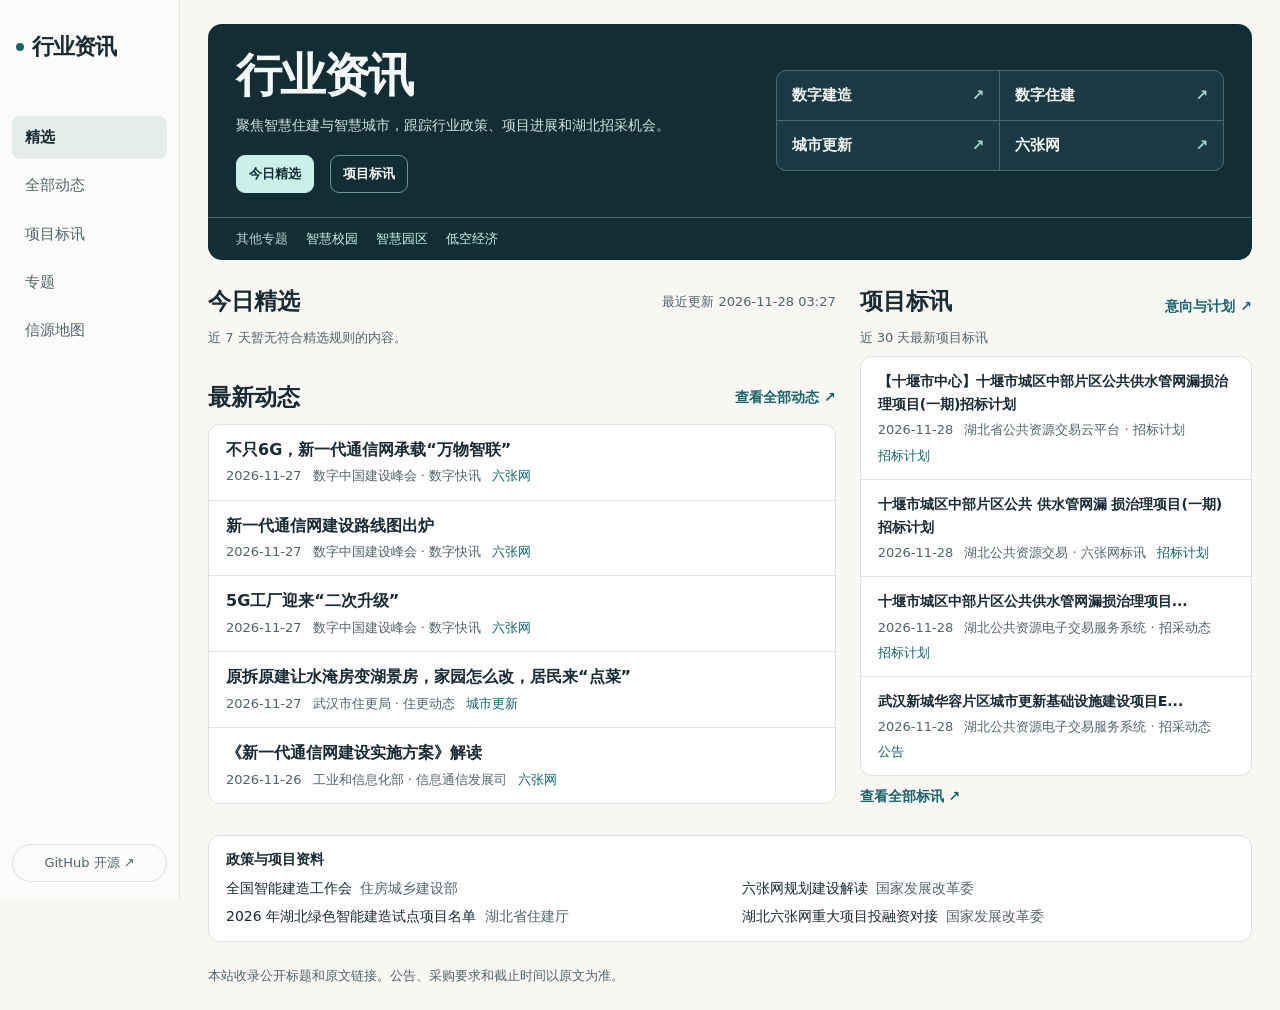
<file: index.html>
<!doctype html>
<html lang="zh-CN">
<head>
  <meta charset="utf-8">
  <meta name="viewport" content="width=device-width, initial-scale=1">
  <meta name="description" content="关注数字建造、数字住建、城市更新和六张网，查看今日精选与项目标讯。">
  <title>行业资讯 · 今日精选与项目标讯</title>
  <link rel="stylesheet" href="/styles.css">
  <script type="module" src="/app.js"></script>
</head>
<body>
  <a class="skip" href="#articles">跳到资讯</a>
  <aside>
    <a class="brand" href="/">行业资讯</a>
    <nav aria-label="主导航">
      <a data-nav="featured" href="/" aria-current="page">精选</a>
      <a data-nav="all" href="/?view=all#articles">全部动态</a>
      <a data-nav="tenders" href="/?view=tenders#articles">项目标讯</a>
      <a data-nav="topics" href="/#topics">专题</a>
      <a href="/sources.html">信源地图</a>
    </nav>
    <a class="repo" href="https://github.com/zsk227/CSCEC" target="_blank" rel="noopener noreferrer">GitHub 开源 ↗</a>
  </aside>
  <main>
    <header class="hero">
      <div class="hero-main">
        <div>
          <h1>行业资讯</h1>
          <p>聚焦智慧住建与智慧城市，跟踪行业政策、项目进展和湖北招采机会。</p>
          <div class="hero-actions">
            <a class="action primary" href="/#articles">今日精选</a>
            <a class="action" href="/?view=tenders#articles">项目标讯</a>
          </div>
        </div>
        <ul class="topics" aria-label="核心方向">
          <li><a href="/?topic=digital-construction#articles">数字建造 <span aria-hidden="true">↗</span></a></li>
          <li><a href="/?topic=digital-housing#articles">数字住建 <span aria-hidden="true">↗</span></a></li>
          <li><a href="/?topic=urban-renewal#articles">城市更新 <span aria-hidden="true">↗</span></a></li>
          <li><a href="/?topic=six-networks#articles">六张网 <span aria-hidden="true">↗</span></a></li>
        </ul>
      </div>
      <nav id="topics" class="topic-links" aria-label="其他专题">
        <span>其他专题</span>
        <a href="/?topic=smart-campus#articles">智慧校园</a>
        <a href="/?topic=smart-park#articles">智慧园区</a>
        <a href="/?topic=low-altitude#articles">低空经济</a>
      </nav>
    </header>
    <div id="content" class="overview">
      <section id="articles" aria-labelledby="feed-heading">
        <div class="feed-heading">
          <h2 id="feed-heading">今日精选</h2>
          <time id="updated" hidden></time>
        </div>
        <div id="feed-tools" class="toolbar" hidden>
          <nav id="filters" aria-label="筛选专题"></nav>
          <form id="search" role="search" action="/#articles">
            <label class="sr-only" for="query">搜索标题或信源</label>
            <input id="query" name="q" type="search" maxlength="100" placeholder="搜索标题或信源">
            <button type="submit">搜索</button>
          </form>
        </div>
        <nav id="opportunity-filters" class="stage-filters" aria-label="筛选商机阶段" hidden></nav>
        <p class="feed-status" id="status" role="status">正在读取公开资讯…</p>
        <ol id="feed" class="feed" hidden></ol>
        <button id="more" type="button" hidden>查看更多</button>
        <noscript>请启用 JavaScript 浏览资讯列表。</noscript>
      </section>
      <section id="opportunity-preview" aria-labelledby="opportunity-heading">
        <div class="feed-heading">
          <h2 id="opportunity-heading">项目标讯</h2>
          <a class="section-link" href="/?view=tenders&amp;stage=planning#articles">意向与计划 ↗</a>
        </div>
        <p class="feed-status" id="opportunity-status">正在读取公开商机…</p>
        <ol id="opportunity-feed" class="feed" hidden></ol>
        <a class="section-link" href="/?view=tenders#articles">查看全部标讯 ↗</a>
      </section>
      <section id="latest" class="latest" aria-labelledby="latest-heading" hidden>
        <div class="feed-heading">
          <h2 id="latest-heading">最新动态</h2>
          <a class="section-link" href="/?view=all#articles">查看全部动态 ↗</a>
        </div>
        <ol id="latest-feed" class="feed"></ol>
      </section>
    </div>
    <section class="references" aria-labelledby="reference-heading">
      <h2 id="reference-heading">政策与项目资料</h2>
      <ul>
        <li><a href="https://www.mohurd.gov.cn/xinwen/jsyw/art/2025/art_d78f4db2f9e646fb94c623e506e16051.html" target="_blank" rel="noopener noreferrer">全国智能建造工作会</a> <span>住房城乡建设部</span></li>
        <li><a href="https://www.ndrc.gov.cn/xwdt/wszb/7yxwfbh/" target="_blank" rel="noopener noreferrer">六张网规划建设解读</a> <span>国家发展改革委</span></li>
        <li><a href="https://zjt.hubei.gov.cn/zfxxgk/zc/qtzdgkwj/202609/t20260908_6009802.shtml" target="_blank" rel="noopener noreferrer">2026 年湖北绿色智能建造试点项目名单</a> <span>湖北省住建厅</span></li>
        <li><a href="https://www.ndrc.gov.cn/xwdt/dt/dfdt/202609/t20260922_1407755.html" target="_blank" rel="noopener noreferrer">湖北六张网重大项目投融资对接</a> <span>国家发展改革委</span></li>
      </ul>
    </section>
    <footer>本站收录公开标题和原文链接。公告、采购要求和截止时间以原文为准。</footer>
  </main>
</body>
</html>
</file>
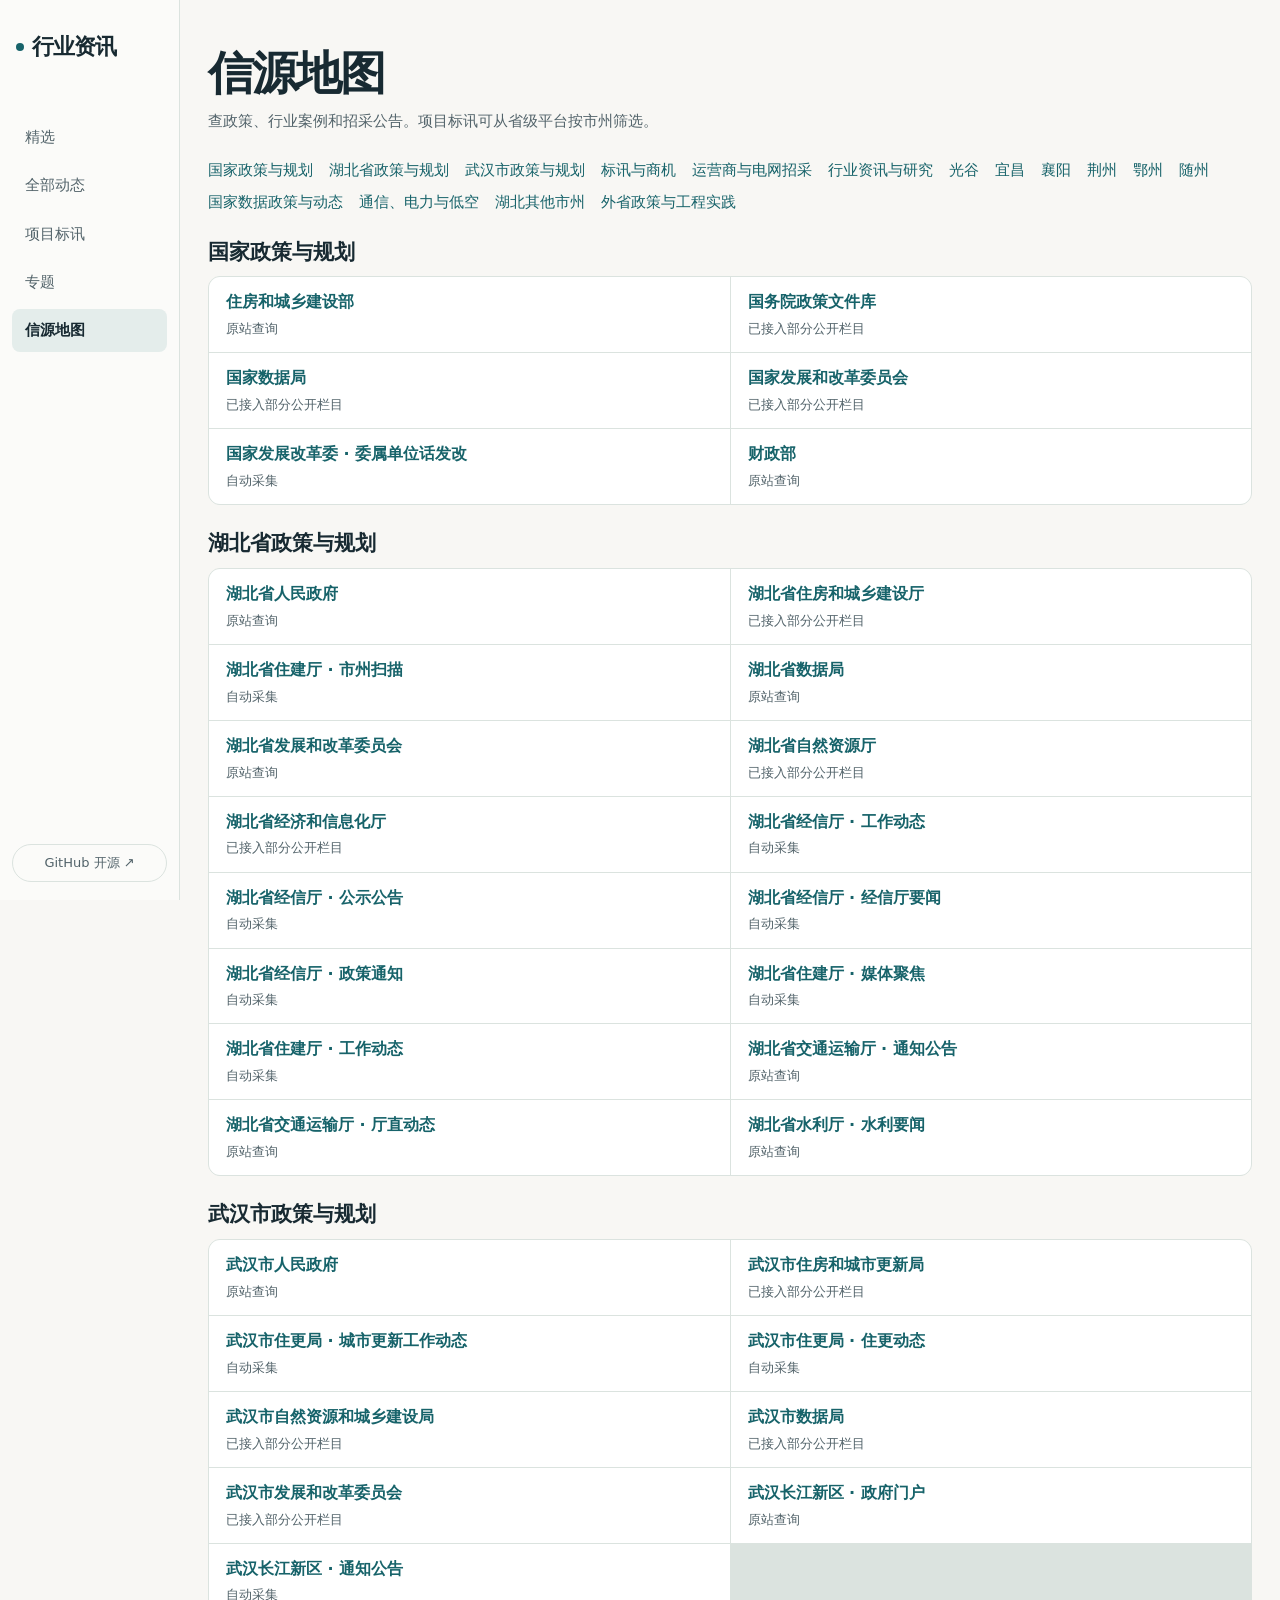
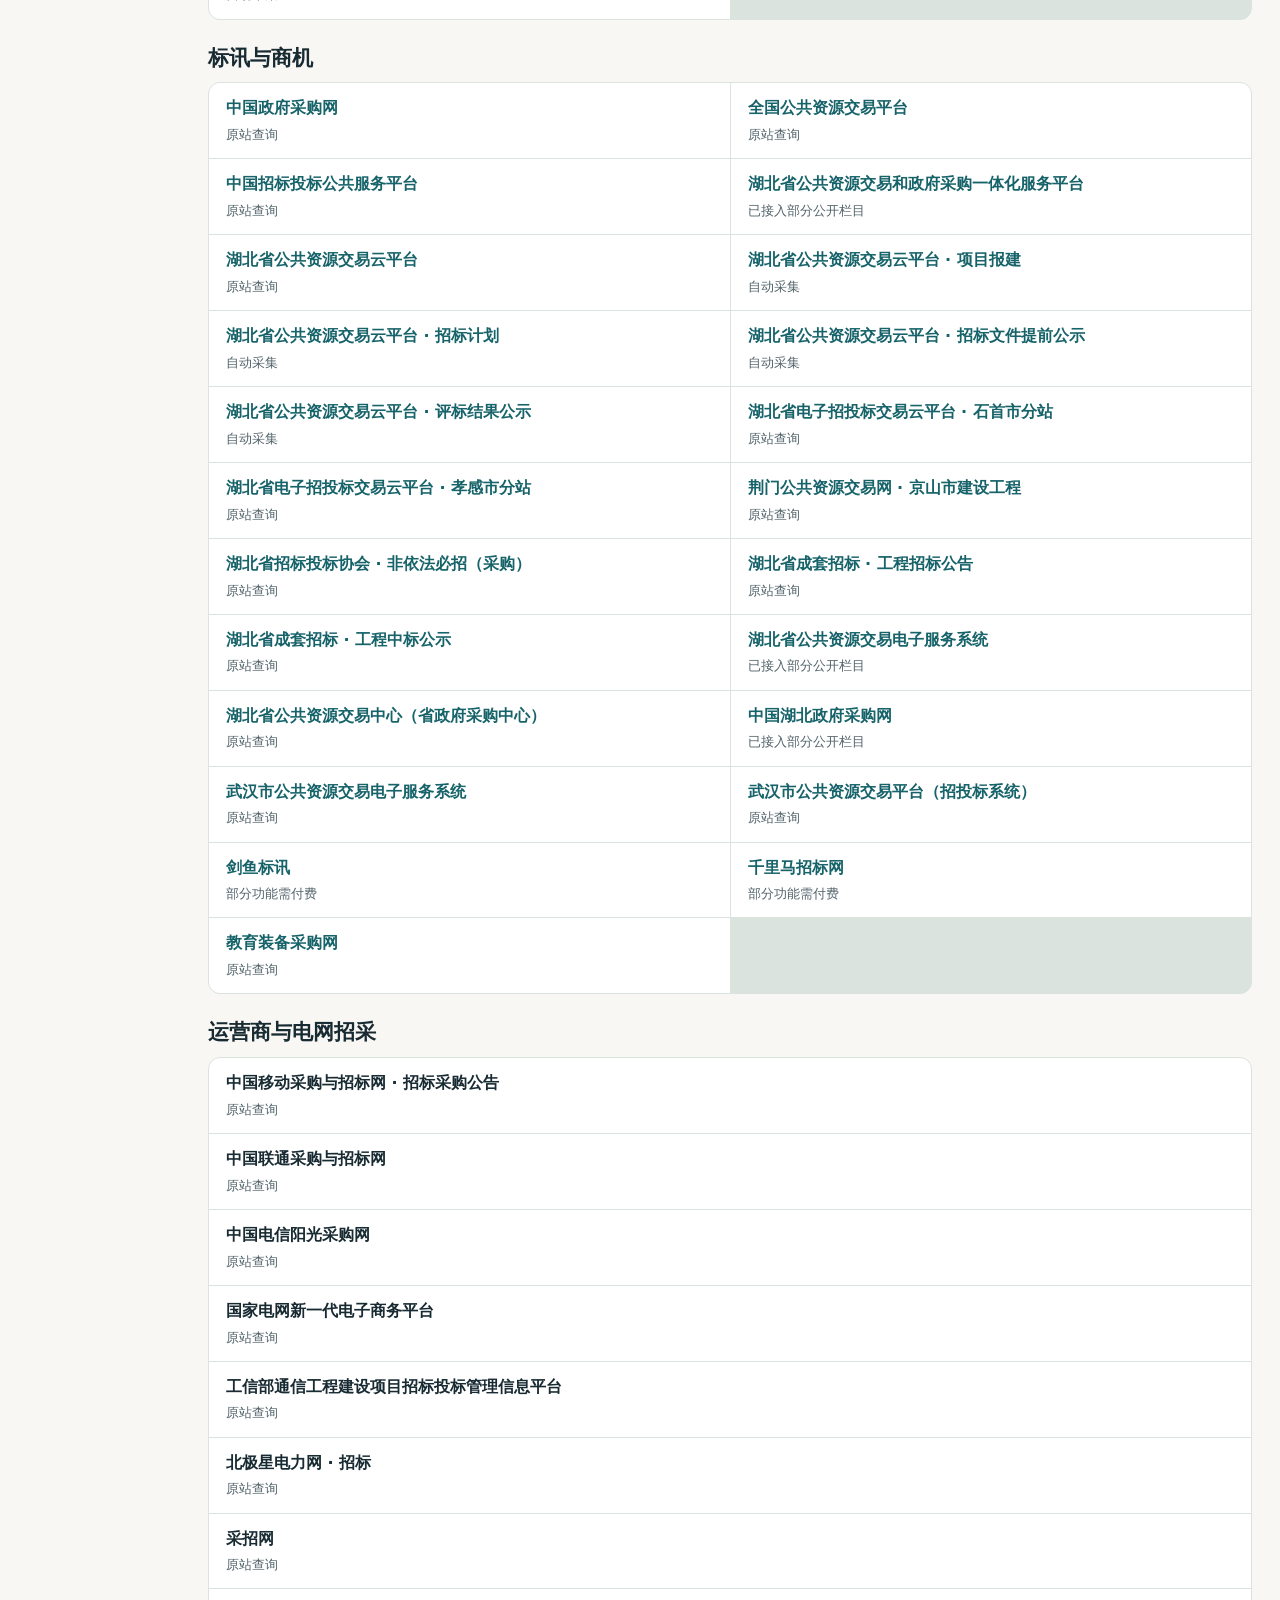
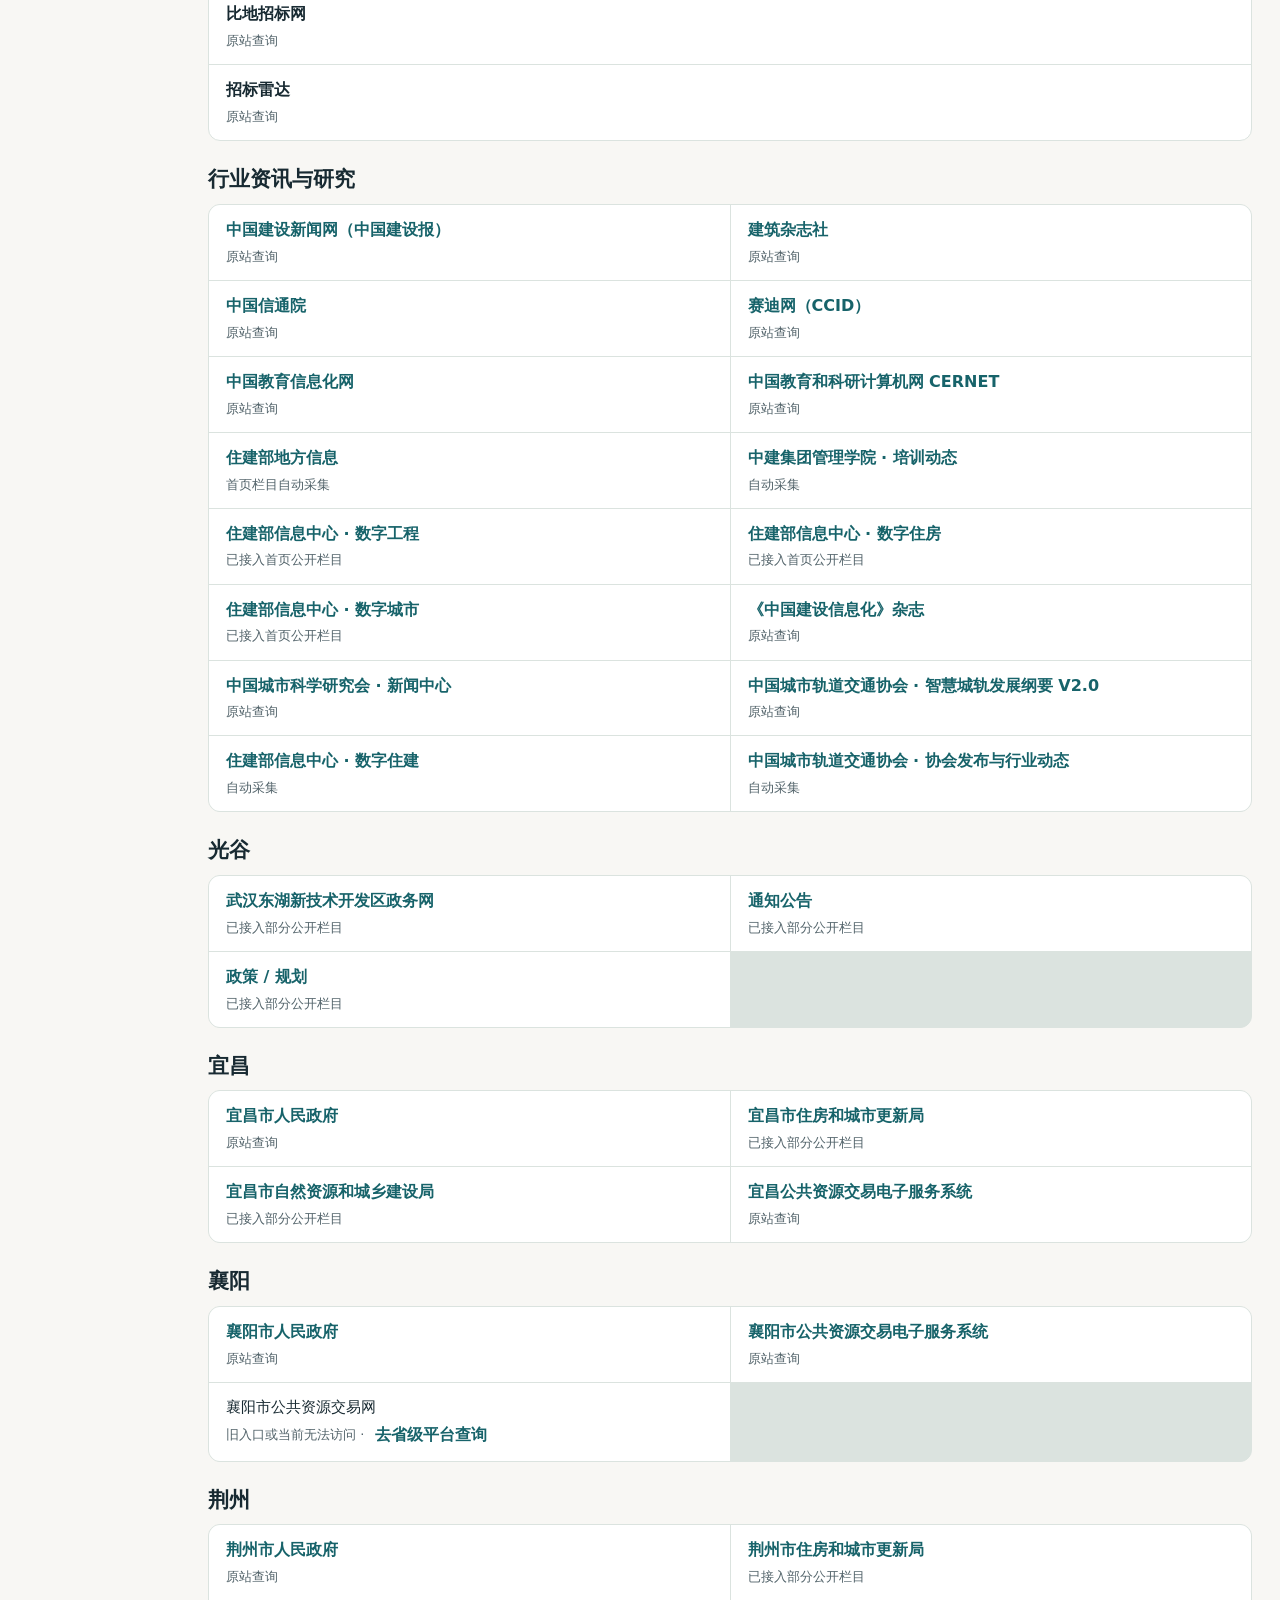
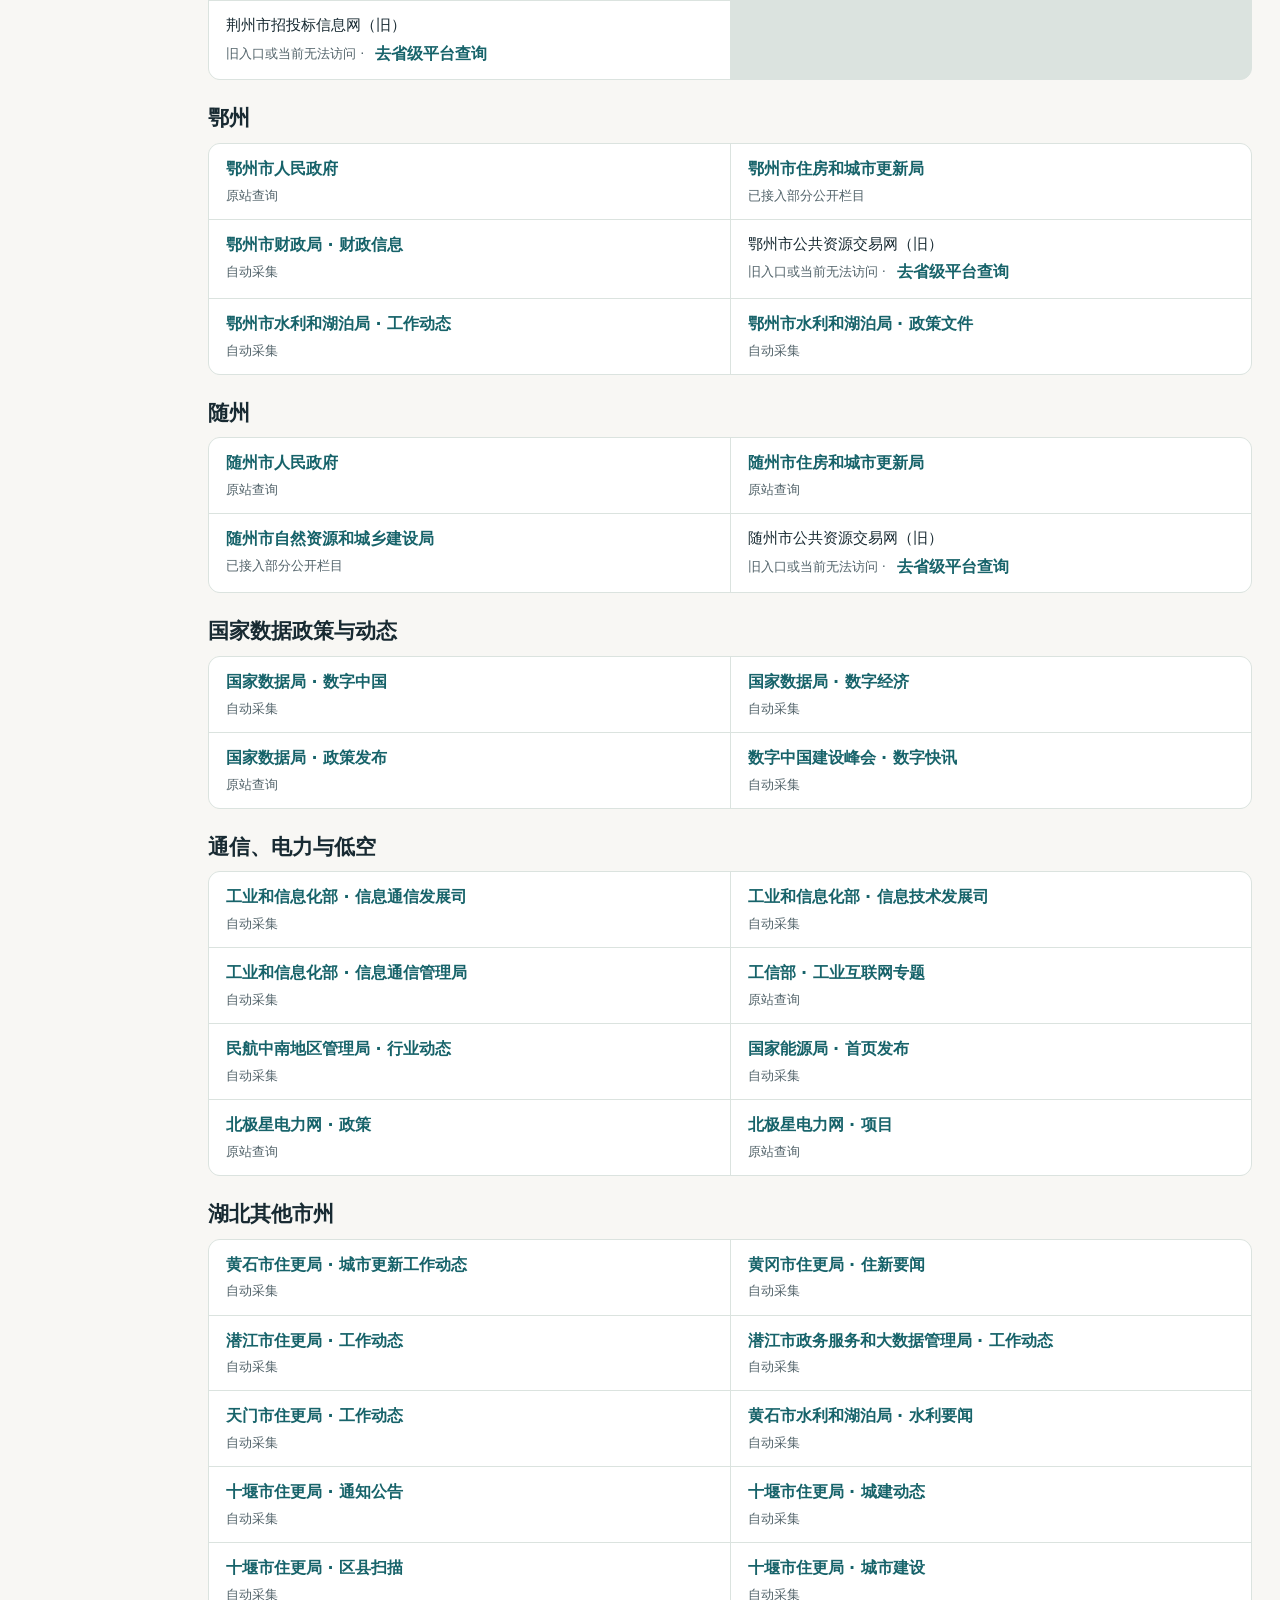
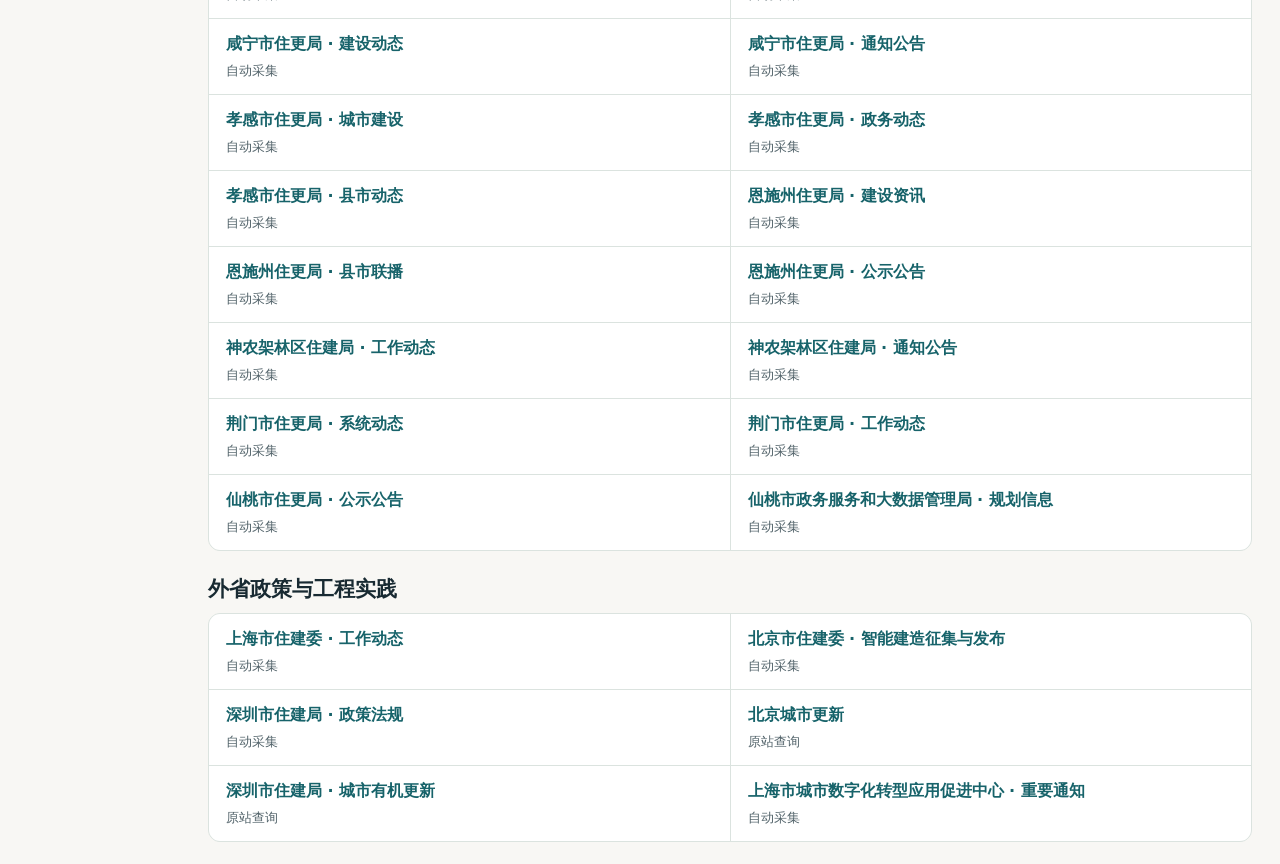
<file: sources.html>
<!doctype html>
<html lang="zh-CN">
<head>
  <meta charset="utf-8">
  <meta name="viewport" content="width=device-width, initial-scale=1">
  <title>信源地图 · 行业资讯</title>
  <link rel="stylesheet" href="/styles.css">
</head>
<body>
  <a class="skip" href="#source-map">跳到信源地图</a>
  <aside>
    <a class="brand" href="/">行业资讯</a>
    <nav aria-label="主导航">
      <a href="/">精选</a>
      <a href="/?view=all#articles">全部动态</a>
      <a href="/?view=tenders#articles">项目标讯</a>
      <a href="/#topics">专题</a>
      <a href="/sources.html" aria-current="page">信源地图</a>
    </nav>
    <a class="repo" href="https://github.com/zsk227/CSCEC" target="_blank" rel="noopener noreferrer">GitHub 开源 ↗</a>
  </aside>
  <main id="source-map" class="source-map">
    <header class="source-intro">
      <h1>信源地图</h1>
      <p>查政策、行业案例和招采公告。项目标讯可从省级平台按市州筛选。</p>
    </header>
    <nav class="source-jumps" aria-label="信源分类">
      <a href="#policy-national">国家政策与规划</a>
      <a href="#policy-hubei">湖北省政策与规划</a>
      <a href="#policy-wuhan">武汉市政策与规划</a>
      <a href="#tenders">标讯与商机</a>
      <a href="#enterprise-tenders">运营商与电网招采</a>
      <a href="#industry">行业资讯与研究</a>
      <a href="#optics-valley">光谷</a>
      <a href="#yichang">宜昌</a>
      <a href="#xiangyang">襄阳</a>
      <a href="#jingzhou">荆州</a>
      <a href="#ezhou">鄂州</a>
      <a href="#suizhou">随州</a>
      <a href="#digital">国家数据政策与动态</a>
      <a href="#networks">通信、电力与低空</a>
      <a href="#hubei-cities">湖北其他市州</a>
      <a href="#peers">外省政策与工程实践</a>
    </nav>
    <section id="policy-national" class="source-group" aria-labelledby="policy-national-heading">
      <h2 id="policy-national-heading">国家政策与规划</h2>
      <ul class="source-list">
        <li class="entry"><a href="https://www.mohurd.gov.cn" target="_blank" rel="noopener noreferrer">住房和城乡建设部</a><div class="metadata">原站查询</div></li>
        <li class="entry"><a href="https://www.gov.cn/zhengce/" target="_blank" rel="noopener noreferrer">国务院政策文件库</a><div class="metadata">已接入部分公开栏目</div></li>
        <li class="entry"><a href="https://www.nda.gov.cn/sjj/ywpd/szsh/list/index_pc_1.html" target="_blank" rel="noopener noreferrer">国家数据局</a><div class="metadata">已接入部分公开栏目</div></li>
        <li class="entry"><a href="https://www.ndrc.gov.cn" target="_blank" rel="noopener noreferrer">国家发展和改革委员会</a><div class="metadata">已接入部分公开栏目</div></li>
        <li class="entry"><a href="https://www.ndrc.gov.cn/wsdwhfz/" target="_blank" rel="noopener noreferrer">国家发展改革委 · 委属单位话发改</a><div class="metadata">自动采集</div></li>
        <li class="entry"><a href="https://www.mof.gov.cn" target="_blank" rel="noopener noreferrer">财政部</a><div class="metadata">原站查询</div></li>
      </ul>
    </section>
    <section id="policy-hubei" class="source-group" aria-labelledby="policy-hubei-heading">
      <h2 id="policy-hubei-heading">湖北省政策与规划</h2>
      <ul class="source-list">
        <li class="entry"><a href="https://www.hubei.gov.cn" target="_blank" rel="noopener noreferrer">湖北省人民政府</a><div class="metadata">原站查询</div></li>
        <li class="entry"><a href="https://zjt.hubei.gov.cn" target="_blank" rel="noopener noreferrer">湖北省住房和城乡建设厅</a><div class="metadata">已接入部分公开栏目</div></li>
        <li class="entry"><a href="https://zjt.hubei.gov.cn/bmdt/dtyw/szsm/" target="_blank" rel="noopener noreferrer">湖北省住建厅 · 市州扫描</a><div class="metadata">自动采集</div></li>
        <li class="entry"><a href="https://sjj.hubei.gov.cn" target="_blank" rel="noopener noreferrer">湖北省数据局</a><div class="metadata">原站查询</div></li>
        <li class="entry"><a href="https://fgw.hubei.gov.cn" target="_blank" rel="noopener noreferrer">湖北省发展和改革委员会</a><div class="metadata">原站查询</div></li>
        <li class="entry"><a href="https://zrzyt.hubei.gov.cn" target="_blank" rel="noopener noreferrer">湖北省自然资源厅</a><div class="metadata">已接入部分公开栏目</div></li>
        <li class="entry"><a href="https://jxt.hubei.gov.cn" target="_blank" rel="noopener noreferrer">湖北省经济和信息化厅</a><div class="metadata">已接入部分公开栏目</div></li>
        <li class="entry"><a href="https://jxt.hubei.gov.cn/bmdt/gzdt/" target="_blank" rel="noopener noreferrer">湖北省经信厅 · 工作动态</a><div class="metadata">自动采集</div></li>
        <li class="entry"><a href="https://jxt.hubei.gov.cn/fbjd/zc/qtzdgkwj/gsgg/" target="_blank" rel="noopener noreferrer">湖北省经信厅 · 公示公告</a><div class="metadata">自动采集</div></li>
        <li class="entry"><a href="https://jxt.hubei.gov.cn/bmdt/jxtyw/" target="_blank" rel="noopener noreferrer">湖北省经信厅 · 经信厅要闻</a><div class="metadata">自动采集</div></li>
        <li class="entry"><a href="https://jxt.hubei.gov.cn/fbjd/zc/qtzdgkwj/gwfb/" target="_blank" rel="noopener noreferrer">湖北省经信厅 · 政策通知</a><div class="metadata">自动采集</div></li>
        <li class="entry"><a href="https://zjt.hubei.gov.cn/bmdt/dtyw/mtjj/" target="_blank" rel="noopener noreferrer">湖北省住建厅 · 媒体聚焦</a><div class="metadata">自动采集</div></li>
        <li class="entry"><a href="https://zjt.hubei.gov.cn/bmdt/dtyw/gzdt/" target="_blank" rel="noopener noreferrer">湖北省住建厅 · 工作动态</a><div class="metadata">自动采集</div></li>
        <li class="entry"><a href="https://jtt.hubei.gov.cn/bmdt/tzgg/" target="_blank" rel="noopener noreferrer">湖北省交通运输厅 · 通知公告</a><div class="metadata">原站查询</div></li>
        <li class="entry"><a href="https://jtt.hubei.gov.cn/bmdt/tzdt/" target="_blank" rel="noopener noreferrer">湖北省交通运输厅 · 厅直动态</a><div class="metadata">原站查询</div></li>
        <li class="entry"><a href="https://slt.hubei.gov.cn/fbjd/dtyw/" target="_blank" rel="noopener noreferrer">湖北省水利厅 · 水利要闻</a><div class="metadata">原站查询</div></li>
      </ul>
    </section>
    <section id="policy-wuhan" class="source-group" aria-labelledby="policy-wuhan-heading">
      <h2 id="policy-wuhan-heading">武汉市政策与规划</h2>
      <ul class="source-list">
        <li class="entry"><a href="https://www.wuhan.gov.cn" target="_blank" rel="noopener noreferrer">武汉市人民政府</a><div class="metadata">原站查询</div></li>
        <li class="entry"><a href="https://zgj.wuhan.gov.cn" target="_blank" rel="noopener noreferrer">武汉市住房和城市更新局</a><div class="metadata">已接入部分公开栏目</div></li>
        <li class="entry"><a href="https://zgj.wuhan.gov.cn/ztzl/wgshcsgx/gzdt_csgx/" target="_blank" rel="noopener noreferrer">武汉市住更局 · 城市更新工作动态</a><div class="metadata">自动采集</div></li>
        <li class="entry"><a href="https://zgj.wuhan.gov.cn/zwdt/jdxw/" target="_blank" rel="noopener noreferrer">武汉市住更局 · 住更动态</a><div class="metadata">自动采集</div></li>
        <li class="entry"><a href="https://zrzyhgh.wuhan.gov.cn" target="_blank" rel="noopener noreferrer">武汉市自然资源和城乡建设局</a><div class="metadata">已接入部分公开栏目</div></li>
        <li class="entry"><a href="https://whsj.wuhan.gov.cn" target="_blank" rel="noopener noreferrer">武汉市数据局</a><div class="metadata">已接入部分公开栏目</div></li>
        <li class="entry"><a href="https://fgw.wuhan.gov.cn" target="_blank" rel="noopener noreferrer">武汉市发展和改革委员会</a><div class="metadata">已接入部分公开栏目</div></li>
        <li class="entry"><a href="https://www.whcjxq.gov.cn/" target="_blank" rel="noopener noreferrer">武汉长江新区 · 政府门户</a><div class="metadata">原站查询</div></li>
        <li class="entry"><a href="https://www.whcjxq.gov.cn/tzgg/" target="_blank" rel="noopener noreferrer">武汉长江新区 · 通知公告</a><div class="metadata">自动采集</div></li>
      </ul>
    </section>
    <section id="tenders" class="source-group" aria-labelledby="tenders-heading">
      <h2 id="tenders-heading">标讯与商机</h2>
      <ul class="source-list">
        <li class="entry"><a href="https://www.ccgp.gov.cn" target="_blank" rel="noopener noreferrer">中国政府采购网</a><div class="metadata">原站查询</div></li>
        <li class="entry"><a href="https://www.ggzy.gov.cn" target="_blank" rel="noopener noreferrer">全国公共资源交易平台</a><div class="metadata">原站查询</div></li>
        <li class="entry"><a href="https://www.cebpubservice.com" target="_blank" rel="noopener noreferrer">中国招标投标公共服务平台</a><div class="metadata">原站查询</div></li>
        <li class="entry"><a href="https://hbggzy.cn" target="_blank" rel="noopener noreferrer">湖北省公共资源交易和政府采购一体化服务平台</a><div class="metadata">已接入部分公开栏目</div></li>
        <li class="entry"><a href="https://bidcloud.hbggzy.cn/hubei/" target="_blank" rel="noopener noreferrer">湖北省公共资源交易云平台</a><div class="metadata">原站查询</div></li>
        <li class="entry"><a href="https://bidcloud.hbggzy.cn/hubei/jyxx/004001/aboutccgs.html" target="_blank" rel="noopener noreferrer">湖北省公共资源交易云平台 · 项目报建</a><div class="metadata">自动采集</div></li>
        <li class="entry"><a href="https://bidcloud.hbggzy.cn/hubei/zbygg/aboutccgs.html" target="_blank" rel="noopener noreferrer">湖北省公共资源交易云平台 · 招标计划</a><div class="metadata">自动采集</div></li>
        <li class="entry"><a href="https://bidcloud.hbggzy.cn/hubei/zbwjtqgs/aboutccgs.html" target="_blank" rel="noopener noreferrer">湖北省公共资源交易云平台 · 招标文件提前公示</a><div class="metadata">自动采集</div></li>
        <li class="entry"><a href="https://bidcloud.hbggzy.cn/hubei/jyxx/004004/aboutccgs.html" target="_blank" rel="noopener noreferrer">湖北省公共资源交易云平台 · 评标结果公示</a><div class="metadata">自动采集</div></li>
        <li class="entry"><a href="https://bidcloud.hbggzy.cn/shishou/" target="_blank" rel="noopener noreferrer">湖北省电子招投标交易云平台 · 石首市分站</a><div class="metadata">原站查询</div></li>
        <li class="entry"><a href="https://bidcloud.hbggzy.cn/xiaogan/" target="_blank" rel="noopener noreferrer">湖北省电子招投标交易云平台 · 孝感市分站</a><div class="metadata">原站查询</div></li>
        <li class="entry"><a href="http://zyjy1.jingmen.gov.cn/xxfb/003001/003001002/level-three.html" target="_blank" rel="noopener noreferrer">荆门公共资源交易网 · 京山市建设工程</a><div class="metadata">原站查询</div></li>
        <li class="entry"><a href="https://www.hbtba.com/project/" target="_blank" rel="noopener noreferrer">湖北省招标投标协会 · 非依法必招（采购）</a><div class="metadata">原站查询</div></li>
        <li class="entry"><a href="https://www.hubeibidding.com/list/26.html" target="_blank" rel="noopener noreferrer">湖北省成套招标 · 工程招标公告</a><div class="metadata">原站查询</div></li>
        <li class="entry"><a href="https://www.hubeibidding.com/list/33.html" target="_blank" rel="noopener noreferrer">湖北省成套招标 · 工程中标公示</a><div class="metadata">原站查询</div></li>
        <li class="entry"><a href="https://www.hbggzyfwpt.cn" target="_blank" rel="noopener noreferrer">湖北省公共资源交易电子服务系统</a><div class="metadata">已接入部分公开栏目</div></li>
        <li class="entry"><a href="https://jycg.hubei.gov.cn" target="_blank" rel="noopener noreferrer">湖北省公共资源交易中心（省政府采购中心）</a><div class="metadata">原站查询</div></li>
        <li class="entry"><a href="https://www.ccgp-hubei.gov.cn" target="_blank" rel="noopener noreferrer">中国湖北政府采购网</a><div class="metadata">已接入部分公开栏目</div></li>
        <li class="entry"><a href="https://ggzyfw.wuhan.gov.cn/whggzy/" target="_blank" rel="noopener noreferrer">武汉市公共资源交易电子服务系统</a><div class="metadata">原站查询</div></li>
        <li class="entry"><a href="https://www.whzbtbxt.cn" target="_blank" rel="noopener noreferrer">武汉市公共资源交易平台（招投标系统）</a><div class="metadata">原站查询</div></li>
        <li class="entry"><a href="https://www.jianyu360.cn" target="_blank" rel="noopener noreferrer">剑鱼标讯</a><div class="metadata">部分功能需付费</div></li>
        <li class="entry"><a href="https://www.qianlima.com" target="_blank" rel="noopener noreferrer">千里马招标网</a><div class="metadata">部分功能需付费</div></li>
        <li class="entry"><a href="https://www.caigou.com.cn" target="_blank" rel="noopener noreferrer">教育装备采购网</a><div class="metadata">原站查询</div></li>
      </ul>
    </section>
    <section id="enterprise-tenders" class="source-group" aria-labelledby="enterprise-tenders-heading">
      <h2 id="enterprise-tenders-heading">运营商与电网招采</h2>
      <ul class="feed">
        <li class="entry"><a href="https://b2b.10086.cn/#/biddingProcurementBulletin" target="_blank" rel="noopener noreferrer">中国移动采购与招标网 · 招标采购公告</a><div class="metadata">原站查询</div></li>
        <li class="entry"><a href="https://www.chinaunicombidding.cn/" target="_blank" rel="noopener noreferrer">中国联通采购与招标网</a><div class="metadata">原站查询</div></li>
        <li class="entry"><a href="https://caigou.chinatelecom.com.cn/search" target="_blank" rel="noopener noreferrer">中国电信阳光采购网</a><div class="metadata">原站查询</div></li>
        <li class="entry"><a href="https://ecp.sgcc.com.cn/ecp2.0/portal/" target="_blank" rel="noopener noreferrer">国家电网新一代电子商务平台</a><div class="metadata">原站查询</div></li>
        <li class="entry"><a href="https://txzbqy.miit.gov.cn/" target="_blank" rel="noopener noreferrer">工信部通信工程建设项目招标投标管理信息平台</a><div class="metadata">原站查询</div></li>
        <li class="entry"><a href="https://news.bjx.com.cn/zb/" target="_blank" rel="noopener noreferrer">北极星电力网 · 招标</a><div class="metadata">原站查询</div></li>
        <li class="entry"><a href="https://www.bidcenter.com.cn/" target="_blank" rel="noopener noreferrer">采招网</a><div class="metadata">原站查询</div></li>
        <li class="entry"><a href="https://www.bidi360.com/" target="_blank" rel="noopener noreferrer">比地招标网</a><div class="metadata">原站查询</div></li>
        <li class="entry"><a href="https://bidradar.com.cn/" target="_blank" rel="noopener noreferrer">招标雷达</a><div class="metadata">原站查询</div></li>
      </ul>
    </section>

    <section id="industry" class="source-group" aria-labelledby="industry-heading">
      <h2 id="industry-heading">行业资讯与研究</h2>
      <ul class="source-list">
        <li class="entry"><a href="https://www.chinajsb.cn" target="_blank" rel="noopener noreferrer">中国建设新闻网（中国建设报）</a><div class="metadata">原站查询</div></li>
        <li class="entry"><a href="https://www.jzzzs.com" target="_blank" rel="noopener noreferrer">建筑杂志社</a><div class="metadata">原站查询</div></li>
        <li class="entry"><a href="https://www.caict.ac.cn" target="_blank" rel="noopener noreferrer">中国信通院</a><div class="metadata">原站查询</div></li>
        <li class="entry"><a href="https://www.ccidnet.com" target="_blank" rel="noopener noreferrer">赛迪网（CCID）</a><div class="metadata">原站查询</div></li>
        <li class="entry"><a href="https://web.ict.edu.cn" target="_blank" rel="noopener noreferrer">中国教育信息化网</a><div class="metadata">原站查询</div></li>
        <li class="entry"><a href="https://www.edu.cn" target="_blank" rel="noopener noreferrer">中国教育和科研计算机网 CERNET</a><div class="metadata">原站查询</div></li>
        <li class="entry"><a href="https://www.mohurd.gov.cn/xinwen/dfxx/index.html" target="_blank" rel="noopener noreferrer">住建部地方信息</a><div class="metadata">首页栏目自动采集</div></li>
        <li class="entry"><a href="https://mnts.cscec.com/xwzx/pxdt/" target="_blank" rel="noopener noreferrer">中建集团管理学院 · 培训动态</a><div class="metadata">自动采集</div></li>
        <li class="entry"><a href="https://www.mohurdic.org.cn/szzj/szgc/index.html" target="_blank" rel="noopener noreferrer">住建部信息中心 · 数字工程</a><div class="metadata">已接入首页公开栏目</div></li>
        <li class="entry"><a href="https://www.mohurdic.org.cn/szzj/szzf/index.html" target="_blank" rel="noopener noreferrer">住建部信息中心 · 数字住房</a><div class="metadata">已接入首页公开栏目</div></li>
        <li class="entry"><a href="https://www.mohurdic.org.cn/szzj/szcy/index.html" target="_blank" rel="noopener noreferrer">住建部信息中心 · 数字城市</a><div class="metadata">已接入首页公开栏目</div></li>
        <li class="entry"><a href="https://www.mohurdic.org.cn/zz/index.html" target="_blank" rel="noopener noreferrer">《中国建设信息化》杂志</a><div class="metadata">原站查询</div></li>
        <li class="entry"><a href="https://www.chinasus.org/index.php?c=content&amp;a=list&amp;catid=2" target="_blank" rel="noopener noreferrer">中国城市科学研究会 · 新闻中心</a><div class="metadata">原站查询</div></li>
        <li class="entry"><a href="https://www.camet.org.cn/sy/xhfb/796136242655301.shtml" target="_blank" rel="noopener noreferrer">中国城市轨道交通协会 · 智慧城轨发展纲要 V2.0</a><div class="metadata">原站查询</div></li>
        <li class="entry"><a href="https://www.mohurdic.org.cn/" target="_blank" rel="noopener noreferrer">住建部信息中心 · 数字住建</a><div class="metadata">自动采集</div></li>
        <li class="entry"><a href="https://www.camet.org.cn/" target="_blank" rel="noopener noreferrer">中国城市轨道交通协会 · 协会发布与行业动态</a><div class="metadata">自动采集</div></li>
      </ul>
    </section>
    <section id="optics-valley" class="source-group" aria-labelledby="optics-valley-heading">
      <h2 id="optics-valley-heading">光谷</h2>
      <ul class="source-list">
        <li class="entry"><a href="https://www.wehdz.gov.cn" target="_blank" rel="noopener noreferrer">武汉东湖新技术开发区政务网</a><div class="metadata">已接入部分公开栏目</div></li>
        <li class="entry"><a href="https://www.wehdz.gov.cn/2022/ggxw_68627/tz_68628/" target="_blank" rel="noopener noreferrer">通知公告</a><div class="metadata">已接入部分公开栏目</div></li>
        <li class="entry"><a href="https://www.wehdz.gov.cn/2022/zfxxgk/fdzdgk/ghxx_68649/" target="_blank" rel="noopener noreferrer">政策 / 规划</a><div class="metadata">已接入部分公开栏目</div></li>
      </ul>
    </section>
    <section id="yichang" class="source-group" aria-labelledby="yichang-heading">
      <h2 id="yichang-heading">宜昌</h2>
      <ul class="source-list">
        <li class="entry"><a href="https://www.yichang.gov.cn" target="_blank" rel="noopener noreferrer">宜昌市人民政府</a><div class="metadata">原站查询</div></li>
        <li class="entry"><a href="https://zj.yichang.gov.cn" target="_blank" rel="noopener noreferrer">宜昌市住房和城市更新局</a><div class="metadata">已接入部分公开栏目</div></li>
        <li class="entry"><a href="https://zrzy.yichang.gov.cn" target="_blank" rel="noopener noreferrer">宜昌市自然资源和城乡建设局</a><div class="metadata">已接入部分公开栏目</div></li>
        <li class="entry"><a href="https://ggzy.sc.yichang.gov.cn/jyxx/trade_info.html" target="_blank" rel="noopener noreferrer">宜昌公共资源交易电子服务系统</a><div class="metadata">原站查询</div></li>
      </ul>
    </section>
    <section id="xiangyang" class="source-group" aria-labelledby="xiangyang-heading">
      <h2 id="xiangyang-heading">襄阳</h2>
      <ul class="source-list">
        <li class="entry"><a href="https://www.xiangyang.gov.cn" target="_blank" rel="noopener noreferrer">襄阳市人民政府</a><div class="metadata">原站查询</div></li>
        <li class="entry"><a href="http://www.xyggzyfwxt.cn/jyxx/jysearch.html" target="_blank" rel="noopener noreferrer">襄阳市公共资源交易电子服务系统</a><div class="metadata">原站查询</div></li>
        <li class="entry">襄阳市公共资源交易网<div class="metadata">旧入口或当前无法访问 · <a href="https://hbggzy.cn" target="_blank" rel="noopener noreferrer">去省级平台查询</a></div></li>
      </ul>
    </section>
    <section id="jingzhou" class="source-group" aria-labelledby="jingzhou-heading">
      <h2 id="jingzhou-heading">荆州</h2>
      <ul class="source-list">
        <li class="entry"><a href="https://www.jingzhou.gov.cn" target="_blank" rel="noopener noreferrer">荆州市人民政府</a><div class="metadata">原站查询</div></li>
        <li class="entry"><a href="http://zjj.jingzhou.gov.cn" target="_blank" rel="noopener noreferrer">荆州市住房和城市更新局</a><div class="metadata">已接入部分公开栏目</div></li>
        <li class="entry">荆州市招投标信息网（旧）<div class="metadata">旧入口或当前无法访问 · <a href="https://hbggzy.cn" target="_blank" rel="noopener noreferrer">去省级平台查询</a></div></li>
      </ul>
    </section>
    <section id="ezhou" class="source-group" aria-labelledby="ezhou-heading">
      <h2 id="ezhou-heading">鄂州</h2>
      <ul class="source-list">
        <li class="entry"><a href="https://www.ezhou.gov.cn/" target="_blank" rel="noopener noreferrer">鄂州市人民政府</a><div class="metadata">原站查询</div></li>
        <li class="entry"><a href="https://cjw.ezhou.gov.cn/" target="_blank" rel="noopener noreferrer">鄂州市住房和城市更新局</a><div class="metadata">已接入部分公开栏目</div></li>
        <li class="entry"><a href="https://czj.ezhou.gov.cn/zxzx/czxx/" target="_blank" rel="noopener noreferrer">鄂州市财政局 · 财政信息</a><div class="metadata">自动采集</div></li>
        <li class="entry">鄂州市公共资源交易网（旧）<div class="metadata">旧入口或当前无法访问 · <a href="https://hbggzy.cn" target="_blank" rel="noopener noreferrer">去省级平台查询</a></div></li>
        <li class="entry"><a href="https://slhp.ezhou.gov.cn/zxzx/gzdt/" target="_blank" rel="noopener noreferrer">鄂州市水利和湖泊局 · 工作动态</a><div class="metadata">自动采集</div></li>
        <li class="entry"><a href="https://slhp.ezhou.gov.cn/zwgk/zc/qt/" target="_blank" rel="noopener noreferrer">鄂州市水利和湖泊局 · 政策文件</a><div class="metadata">自动采集</div></li>
      </ul>
    </section>
    <section id="suizhou" class="source-group" aria-labelledby="suizhou-heading">
      <h2 id="suizhou-heading">随州</h2>
      <ul class="source-list">
        <li class="entry"><a href="https://www.suizhou.gov.cn" target="_blank" rel="noopener noreferrer">随州市人民政府</a><div class="metadata">原站查询</div></li>
        <li class="entry"><a href="https://zjj.suizhou.gov.cn" target="_blank" rel="noopener noreferrer">随州市住房和城市更新局</a><div class="metadata">原站查询</div></li>
        <li class="entry"><a href="http://zrzyhghj.suizhou.gov.cn" target="_blank" rel="noopener noreferrer">随州市自然资源和城乡建设局</a><div class="metadata">已接入部分公开栏目</div></li>
        <li class="entry">随州市公共资源交易网（旧）<div class="metadata">旧入口或当前无法访问 · <a href="https://hbggzy.cn" target="_blank" rel="noopener noreferrer">去省级平台查询</a></div></li>
      </ul>
    </section>
    <section id="digital" class="source-group" aria-labelledby="digital-heading">
      <h2 id="digital-heading">国家数据政策与动态</h2>
      <ul class="source-list">
        <li class="entry"><a href="https://www.nda.gov.cn/sjj/ywpd/sjzg/list/index_pc_1.html" target="_blank" rel="noopener noreferrer">国家数据局 · 数字中国</a><div class="metadata">自动采集</div></li>
        <li class="entry"><a href="https://www.nda.gov.cn/sjj/ywpd/szjj/list/index_pc_1.html" target="_blank" rel="noopener noreferrer">国家数据局 · 数字经济</a><div class="metadata">自动采集</div></li>
        <li class="entry"><a href="https://www.nda.gov.cn/sjj/zwgk/zcfb/list/index_pc_1.html" target="_blank" rel="noopener noreferrer">国家数据局 · 政策发布</a><div class="metadata">原站查询</div></li>
        <li class="entry"><a href="https://www.digitalchina.gov.cn/2026/xwzx/szkx/" target="_blank" rel="noopener noreferrer">数字中国建设峰会 · 数字快讯</a><div class="metadata">自动采集</div></li>
      </ul>
    </section>
    <section id="networks" class="source-group" aria-labelledby="networks-heading">
      <h2 id="networks-heading">通信、电力与低空</h2>
      <ul class="source-list">
        <li class="entry"><a href="https://wap.miit.gov.cn/jgsj/txs/index.html" target="_blank" rel="noopener noreferrer">工业和信息化部 · 信息通信发展司</a><div class="metadata">自动采集</div></li>
        <li class="entry"><a href="https://wap.miit.gov.cn/jgsj/xxjsfzs/index.html" target="_blank" rel="noopener noreferrer">工业和信息化部 · 信息技术发展司</a><div class="metadata">自动采集</div></li>
        <li class="entry"><a href="https://wap.miit.gov.cn/jgsj/xgj/index.html" target="_blank" rel="noopener noreferrer">工业和信息化部 · 信息通信管理局</a><div class="metadata">自动采集</div></li>
        <li class="entry"><a href="https://wap.miit.gov.cn/ztzl/rdzt/gyhlw/index.html" target="_blank" rel="noopener noreferrer">工信部 · 工业互联网专题</a><div class="metadata">原站查询</div></li>
        <li class="entry"><a href="https://zn.caac.gov.cn/ZN_XXGK/ZN_HYDT/" target="_blank" rel="noopener noreferrer">民航中南地区管理局 · 行业动态</a><div class="metadata">自动采集</div></li>
        <li class="entry"><a href="https://www.nea.gov.cn/" target="_blank" rel="noopener noreferrer">国家能源局 · 首页发布</a><div class="metadata">自动采集</div></li>
        <li class="entry"><a href="https://news.bjx.com.cn/zc/" target="_blank" rel="noopener noreferrer">北极星电力网 · 政策</a><div class="metadata">原站查询</div></li>
        <li class="entry"><a href="https://news.bjx.com.cn/xm/" target="_blank" rel="noopener noreferrer">北极星电力网 · 项目</a><div class="metadata">原站查询</div></li>
      </ul>
    </section>
    <section id="hubei-cities" class="source-group" aria-labelledby="hubei-cities-heading">
      <h2 id="hubei-cities-heading">湖北其他市州</h2>
      <ul class="source-list">
        <li class="entry"><a href="https://zjj.huangshi.gov.cn/ztlm/csgx/gzdt/" target="_blank" rel="noopener noreferrer">黄石市住更局 · 城市更新工作动态</a><div class="metadata">自动采集</div></li>
        <li class="entry"><a href="https://zjw.hg.gov.cn/zwxw/zjyw/index.html" target="_blank" rel="noopener noreferrer">黄冈市住更局 · 住新要闻</a><div class="metadata">自动采集</div></li>
        <li class="entry"><a href="https://www.hbqj.gov.cn/szfhcxjsj/xwzx/gzdt/" target="_blank" rel="noopener noreferrer">潜江市住更局 · 工作动态</a><div class="metadata">自动采集</div></li>
        <li class="entry"><a href="https://www.hbqj.gov.cn/szwfwhdsjglj/xwzx/gzdt/" target="_blank" rel="noopener noreferrer">潜江市政务服务和大数据管理局 · 工作动态</a><div class="metadata">自动采集</div></li>
        <li class="entry"><a href="https://www.tianmen.gov.cn/zwgk/bmhxzxxgkml/bm/szfhcxjsj/zfxxgk/fdzdgknr/gzdt/" target="_blank" rel="noopener noreferrer">天门市住更局 · 工作动态</a><div class="metadata">自动采集</div></li>
        <li class="entry"><a href="https://slscj.huangshi.gov.cn/slscxx/ywrb/" target="_blank" rel="noopener noreferrer">黄石市水利和湖泊局 · 水利要闻</a><div class="metadata">自动采集</div></li>
        <li class="entry"><a href="http://zxj.shiyan.gov.cn/xwzx/tzgg/" target="_blank" rel="noopener noreferrer">十堰市住更局 · 通知公告</a><div class="metadata">自动采集</div></li>
        <li class="entry"><a href="http://zxj.shiyan.gov.cn/xwzx/cjdt/" target="_blank" rel="noopener noreferrer">十堰市住更局 · 城建动态</a><div class="metadata">自动采集</div></li>
        <li class="entry"><a href="http://zxj.shiyan.gov.cn/xwzx/qxsm/" target="_blank" rel="noopener noreferrer">十堰市住更局 · 区县扫描</a><div class="metadata">自动采集</div></li>
        <li class="entry"><a href="http://zxj.shiyan.gov.cn/xwzx/csjs/" target="_blank" rel="noopener noreferrer">十堰市住更局 · 城市建设</a><div class="metadata">自动采集</div></li>
        <li class="entry"><a href="http://zjj.xianning.gov.cn/xwdt/jsdt/" target="_blank" rel="noopener noreferrer">咸宁市住更局 · 建设动态</a><div class="metadata">自动采集</div></li>
        <li class="entry"><a href="http://zjj.xianning.gov.cn/xwdt/tzgg/" target="_blank" rel="noopener noreferrer">咸宁市住更局 · 通知公告</a><div class="metadata">自动采集</div></li>
        <li class="entry"><a href="https://xgscxjswyh.xiaogan.gov.cn/xyxx/csjs/" target="_blank" rel="noopener noreferrer">孝感市住更局 · 城市建设</a><div class="metadata">自动采集</div></li>
        <li class="entry"><a href="https://xgscxjswyh.xiaogan.gov.cn/zwdt/" target="_blank" rel="noopener noreferrer">孝感市住更局 · 政务动态</a><div class="metadata">自动采集</div></li>
        <li class="entry"><a href="https://xgscxjswyh.xiaogan.gov.cn/xyxx/xsdt/" target="_blank" rel="noopener noreferrer">孝感市住更局 · 县市动态</a><div class="metadata">自动采集</div></li>
        <li class="entry"><a href="http://zjw.enshi.gov.cn/jszx/" target="_blank" rel="noopener noreferrer">恩施州住更局 · 建设资讯</a><div class="metadata">自动采集</div></li>
        <li class="entry"><a href="http://zjw.enshi.gov.cn/xslb/" target="_blank" rel="noopener noreferrer">恩施州住更局 · 县市联播</a><div class="metadata">自动采集</div></li>
        <li class="entry"><a href="http://zjw.enshi.gov.cn/gsgg/" target="_blank" rel="noopener noreferrer">恩施州住更局 · 公示公告</a><div class="metadata">自动采集</div></li>
        <li class="entry"><a href="http://zjj.snj.gov.cn/gzdt/" target="_blank" rel="noopener noreferrer">神农架林区住建局 · 工作动态</a><div class="metadata">自动采集</div></li>
        <li class="entry"><a href="http://zjj.snj.gov.cn/gsgg/" target="_blank" rel="noopener noreferrer">神农架林区住建局 · 通知公告</a><div class="metadata">自动采集</div></li>
        <li class="entry"><a href="http://zfhcxjsj.jingmen.gov.cn/col/col4237/index.html" target="_blank" rel="noopener noreferrer">荆门市住更局 · 系统动态</a><div class="metadata">自动采集</div></li>
        <li class="entry"><a href="http://zfhcxjsj.jingmen.gov.cn/col/col4032/index.html" target="_blank" rel="noopener noreferrer">荆门市住更局 · 工作动态</a><div class="metadata">自动采集</div></li>
        <li class="entry"><a href="https://www.xiantao.gov.cn/bmxxgk/szjw/zfxxgk/fdzdgknr/qtzdgknr_37950/gsgg/" target="_blank" rel="noopener noreferrer">仙桃市住更局 · 公示公告</a><div class="metadata">自动采集</div></li>
        <li class="entry"><a href="https://www.xiantao.gov.cn/bmxxgk/zwfw/zfxxgk/fdzdgknr/ghzj/" target="_blank" rel="noopener noreferrer">仙桃市政务服务和大数据管理局 · 规划信息</a><div class="metadata">自动采集</div></li>
      </ul>
    </section>
    <section id="peers" class="source-group" aria-labelledby="peers-heading">
      <h2 id="peers-heading">外省政策与工程实践</h2>
      <ul class="source-list">
        <li class="entry"><a href="https://zjw.sh.gov.cn/gzdt/index.html" target="_blank" rel="noopener noreferrer">上海市住建委 · 工作动态</a><div class="metadata">自动采集</div></li>
        <li class="entry"><a href="https://zjw.beijing.gov.cn/bjjs/kjcxytg/znjz/zjtz76/index.shtml" target="_blank" rel="noopener noreferrer">北京市住建委 · 智能建造征集与发布</a><div class="metadata">自动采集</div></li>
        <li class="entry"><a href="https://zjj.sz.gov.cn/xxgk/zcfgs/zcfg/index.html" target="_blank" rel="noopener noreferrer">深圳市住建局 · 政策法规</a><div class="metadata">自动采集</div></li>
        <li class="entry"><a href="https://www.beijing.gov.cn/fuwu/lqfw/ztzl/bjchshgx/index.html" target="_blank" rel="noopener noreferrer">北京城市更新</a><div class="metadata">原站查询</div></li>
        <li class="entry"><a href="https://zjj.sz.gov.cn/xxgk/csyjgx/index.html" target="_blank" rel="noopener noreferrer">深圳市住建局 · 城市有机更新</a><div class="metadata">原站查询</div></li>
        <li class="entry"><a href="https://dt.sheitc.sh.gov.cn/cms/slddt/index.jhtml" target="_blank" rel="noopener noreferrer">上海市城市数字化转型应用促进中心 · 重要通知</a><div class="metadata">自动采集</div></li>
      </ul>
    </section>
  </main>
</body>
</html>
</file>
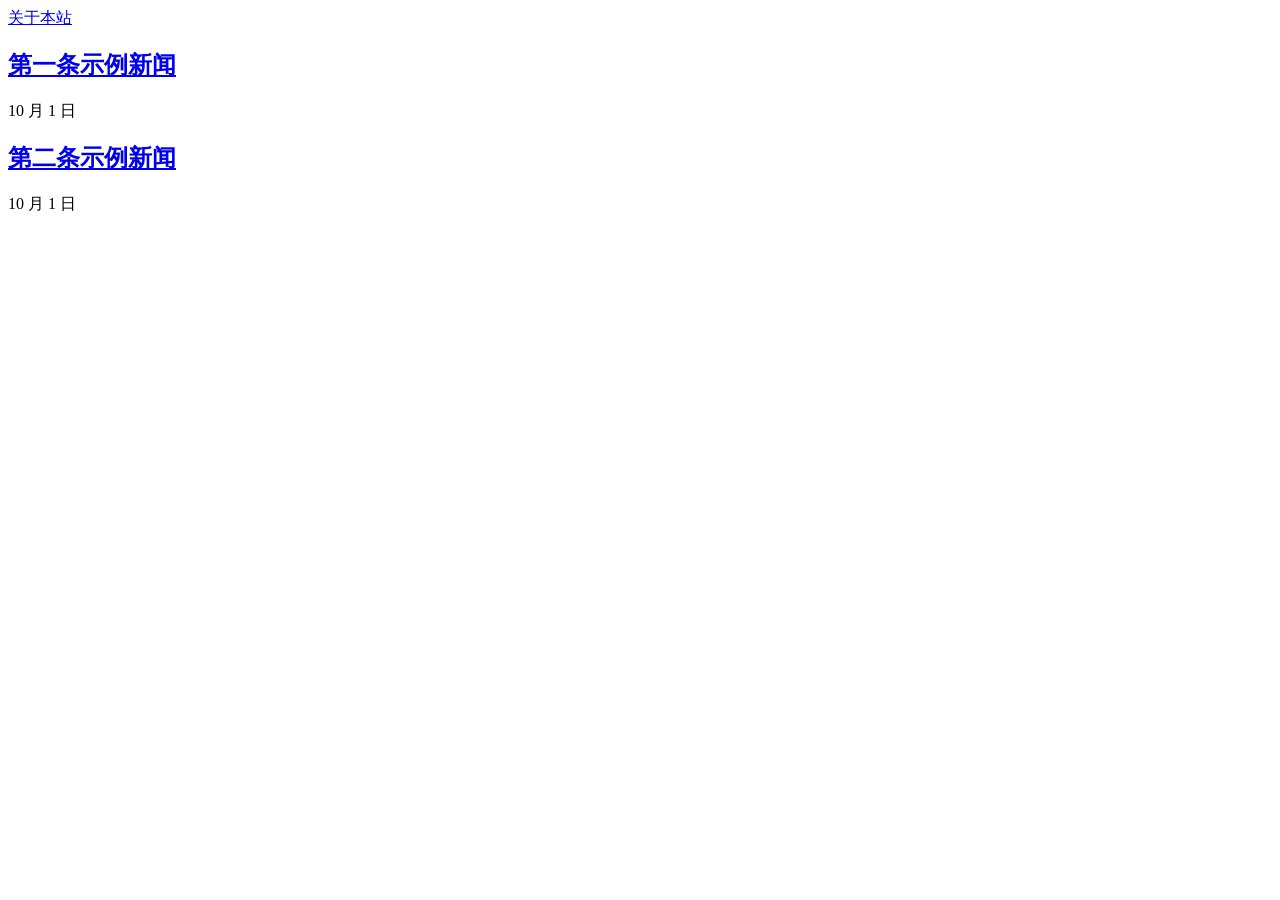
<file: docs/examples/sources/news.html>
<!doctype html>
<html lang="zh-CN">
<meta charset="utf-8">
<title>虚构新闻列表示例</title>
<nav><a href="/about">关于本站</a></nav>
<div class="news-list">
  <div class="news-item">
    <h2><a href="/posts/first">第一条示例新闻</a></h2>
    <time datetime="2026-10-01T09:00:00+08:00">10 月 1 日</time>
  </div>
  <div class="news-item">
    <h2><a href="/posts/second">第二条示例新闻</a></h2>
    <time datetime="2026-10-01T10:00:00+08:00">10 月 1 日</time>
  </div>
</div>
</html>
</file>
<file: styles.css>
:root {
  color-scheme: light;
  --canvas: #f8f7f4;
  --surface: #fff;
  --rail: #fbfbf9;
  --ink: #182a32;
  --muted: #52636a;
  --line: #dbe3df;
  --accent: #17636a;
  --active: #e4edeb;
  --hero: #132d34;
  --hero-line: #49676d;
  --mint: #c9f1e7;
  font: 15px/1.55 system-ui, "Microsoft YaHei", "PingFang SC", sans-serif;
}
* { box-sizing: border-box; }
[hidden] { display: none !important; }
body { margin: 0; background: var(--canvas); color: var(--ink); }
a { color: inherit; text-decoration: none; }
a:hover { text-decoration: underline; text-underline-offset: .23em; }
:focus-visible { outline: 2px solid currentColor; outline-offset: 3px; }
h1, h2, p, ol, ul { margin: 0; }
ol, ul { padding: 0; list-style: none; }
button, input { font: inherit; }
button { cursor: pointer; }
.sr-only { position: absolute; width: 1px; height: 1px; overflow: hidden; clip-path: inset(50%); white-space: nowrap; }
.skip { position: fixed; top: 8px; left: -20em; z-index: 2; background: var(--surface); padding: 8px 12px; }
.skip:focus { left: 8px; }
aside { position: fixed; inset: 0 auto 0 0; display: flex; flex-direction: column; width: 180px; padding: 30px 12px 18px; background: var(--rail); border-right: 1px solid var(--line); }
.brand { display: flex; gap: 8px; align-items: center; margin-left: 4px; font-size: 22px; font-weight: 750; letter-spacing: -.04em; }
.brand::before { content: ""; width: 8px; aspect-ratio: 1; border-radius: 50%; background: var(--accent); }
aside nav { display: grid; gap: 5px; margin-top: 52px; }
aside nav a { border-radius: 8px; color: var(--muted); padding: 10px 13px; }
aside nav a[aria-current="page"] { color: var(--ink); background: var(--active); font-weight: 650; }
.repo { margin-top: auto; padding: 8px 12px; color: var(--muted); border: 1px solid var(--line); border-radius: 30px; text-align: center; font-size: 13px; }
main { max-width: 1720px; margin-left: 180px; padding: 24px 28px 0; }
.hero { overflow: hidden; color: #f3f8f7; background: var(--hero); border-radius: 14px; }
.hero-main { display: grid; grid-template-columns: 1.15fr 1fr; gap: 24px; align-items: center; padding: 24px 28px; }
h1 { font-size: clamp(28px, 4.2vw, 46px); line-height: 1.2; letter-spacing: -.045em; }
.hero-main p { margin-top: 12px; color: #d2e4e3; font-size: 14px; }
.hero-actions { display: flex; flex-wrap: wrap; gap: 16px; margin-top: 18px; }
.action { border: 1px solid #729691; padding: 8px 12px; border-radius: 9px; font-size: 13px; font-weight: 650; }
.action.primary { background: var(--mint); color: var(--hero); border-color: var(--mint); }
.topics { display: grid; grid-template-columns: repeat(2, minmax(0, 1fr)); gap: 1px; border: 1px solid var(--hero-line); border-radius: 10px; background: var(--hero-line); }
.topics a { display: flex; height: 100%; justify-content: space-between; align-items: center; padding: 13px 15px; background: #1c3a43; font-size: 15px; font-weight: 650; }
.topics li:first-child a { border-top-left-radius: 9px; }
.topics li:nth-child(2) a { border-top-right-radius: 9px; }
.topics li:nth-last-child(2) a { border-bottom-left-radius: 9px; }
.topics li:last-child a { border-bottom-right-radius: 9px; }
.topics a:hover { background: #2e535b; }
.topics span { color: #a3d6ce; }
.topic-links { display: flex; flex-wrap: wrap; align-items: center; gap: 8px 18px; border-top: 1px solid var(--hero-line); padding: 11px 28px; font-size: 13px; color: var(--mint); }
.topic-links span { color: #becfd1; }
.references { margin-top: 26px; padding: 13px 17px; border: 1px solid var(--line); border-radius: 12px; background: var(--surface); font-size: 14px; }
.references h2 { font-size: inherit; margin-bottom: 8px; }
.references ul { display: grid; grid-template-columns: repeat(2, minmax(0, 1fr)); gap: 6px 24px; }
.references span { margin-left: 4px; color: var(--muted); }
.overview, .latest { margin-top: 24px; }
.latest .feed-heading { margin-bottom: 8px; }
.latest .section-link { margin-top: 0; }
.overview.has-preview {
  display: grid;
  grid-template: "articles opportunities" max-content "latest opportunities" 1fr / minmax(0, 1.6fr) minmax(0, 1fr);
  align-items: start;
  gap: 24px;
}
.overview.has-preview #articles { grid-area: articles; }
.overview.has-preview #opportunity-preview { grid-area: opportunities; }
.overview.has-preview .latest { grid-area: latest; margin-top: 0; }
#articles { scroll-margin-top: 12px; }
.feed-heading,.toolbar { display: flex; justify-content: space-between; align-items: center; gap: 12px; flex-wrap: wrap; }
.feed-heading h2, #opportunity-heading { font-size: 23px; }
.feed-heading time, .feed-status, footer, .metadata { color: var(--muted); font-size: 13px; }
.toolbar { margin: 12px 0; }
#filters, .stage-filters { display: flex; flex-wrap: wrap; gap: 4px; }
#filters a, .stage-filters a { padding: 6px 9px; border-radius: 20px; color: var(--muted); font-size: 13px; }
#filters a[aria-current="page"], .stage-filters a[aria-current="page"] { background: var(--active); color: var(--ink); font-weight: 650; }
.stage-filters .scope { margin-left: auto; color: var(--accent); }
#search { display: flex; gap: 6px; align-items: center; }
#search input { min-width: 0; width: min(185px, 60vw); padding: 6px 10px; border-radius: 8px; border: 1px solid var(--line); background: var(--surface); color: var(--ink); font-size: 13px; }
button { padding: 6px 12px; border: 1px solid var(--line); border-radius: 8px; background: var(--surface); color: var(--ink); font-size: 13px; }
.feed-status { margin: 8px 0; }
.feed { border: 1px solid var(--line); border-radius: 12px; background: var(--surface); }
.entry { padding: 13px 17px; }
.entry + .entry { border-top: 1px solid var(--line); }
.entry a { font-size: 16px; font-weight: 630; overflow-wrap: anywhere; }
.entry a:hover { color: var(--accent); }
.metadata { display: flex; flex-wrap: wrap; align-items: center; gap: 5px 11px; margin-top: 4px; }
.tag { color: var(--accent); }
.section-link { display: inline-block; margin-top: 10px; color: var(--accent); font-size: 14px; font-weight: 650; }
.metadata .related { color: var(--accent); font-size: inherit; font-weight: 550; }
#opportunity-preview .entry a { font-size: 14px; }
#more { display: block; margin: 13px auto 0; }
footer { padding: 24px 0; }
.source-map { max-width: 1180px; }
.source-intro { padding: 22px 0 12px; }
.source-intro p { margin-top: 9px; color: var(--muted); }
.source-jumps { display: flex; flex-wrap: wrap; gap: 8px 16px; margin: 14px 0 22px; color: var(--accent); }
.source-group { margin: 0 0 22px; scroll-margin-top: 12px; }
.source-group h2 { margin-bottom: 8px; font-size: 21px; }
.source-list { display: grid; grid-template-columns: repeat(2, minmax(0, 1fr)); gap: 1px; overflow: hidden; border: 1px solid var(--line); border-radius: 12px; background: var(--line); }
.source-list li { background: var(--surface); }
.source-list .entry a { color: var(--accent); }
.source-list .entry:only-child { grid-column: 1 / -1; }
.source-list .entry + .entry { border-top: 0; }
@media (max-width: 990px) {
  .hero-main { grid-template-columns: 1fr; }
  .overview.has-preview { grid-template: "articles" "opportunities" "latest" / minmax(0, 1fr); }
}
@media (max-width: 680px) {
  aside { position: relative; display: block; width: auto; padding: 11px 16px; border-right: 0; }
  .brand { margin-left: 0; font-size: 17px; }
  aside nav { position: fixed; display: grid; grid-template-columns: .8fr 1fr 1.64fr .8fr 1fr; inset: auto 0 0; z-index: 1; margin: 0; padding: 5px 5px calc(5px + env(safe-area-inset-bottom)); background: var(--rail); border-top: 1px solid var(--line); text-align: center; }
  aside nav a { padding: 8px 2px; font-size: 12px; }
  .repo { display: none; }
  main { margin: 0; padding: 0 16px 55px; }
  .hero-main { padding: 20px; gap: 19px; }
  .topic-links { padding-inline: 20px; }
  .references ul { grid-template-columns: 1fr; }
  .feed-heading h2 { font-size: 21px; }
  .entry { padding: 11px 13px; }
  .source-list { grid-template-columns: 1fr; }
}
@media (prefers-color-scheme: dark) {
  :root { color-scheme: dark; --canvas: #101b1e; --surface: #172629; --rail: #142124; --ink: #e6efed; --muted: #aabfbc; --line: #385052; --active: #284649; --accent: #a0dcd0; }
}
</file>
